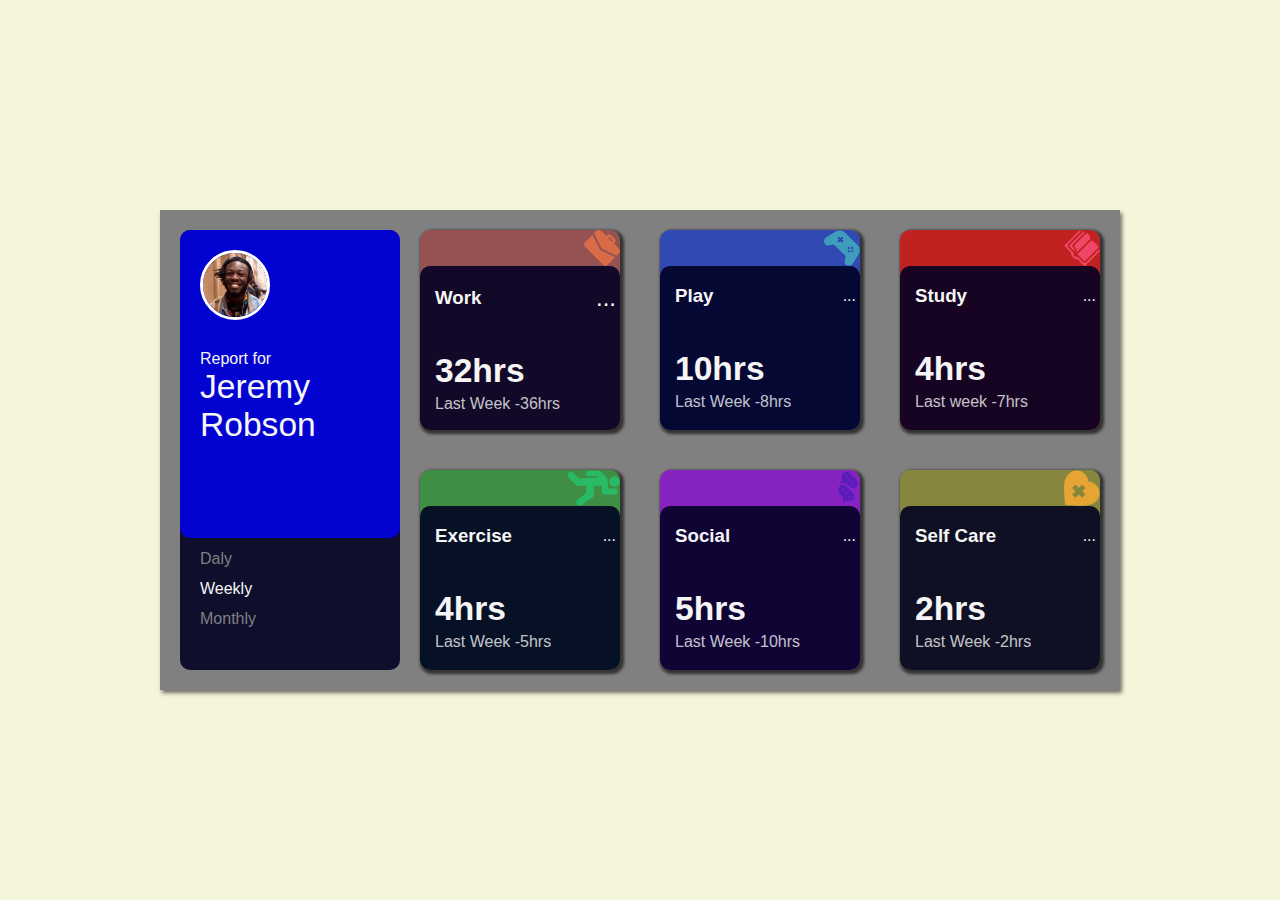
<file: index.html>
<!DOCTYPE html>
    <html lang="en">
    <head>
        <meta charset="UTF-8">
        <meta name="viewport" content="width=device-width, initial-scale=1.0">
        <title>Document</title>
        <link rel="stylesheet" href="style.css">
    </head>
    <body>
            <div class="main">


                <div class="profile">
                    <div>
                        <div><img src="./images/image-jeremy.png" alt=""></div>
                        <div>
                            <p>Report for</p>
                            <h2>Jeremy <br> Robson</h2>
                        </div>
                    </div>
                            <p>Daly</p>
                            <p>Weekly</p>
                            <p>Monthly</p>
                </div>

                <!-- <div> -->
                <div>

                    <div>

                        <div  class="box box-1">
                            <div></div>
                            <div>
                                <span>
                                    <h3>Work</h3>   
                                    <p class="dots">...</p> 
                                </span>
                                <div>
                                    <h2>32hrs</h2>
                                    <p>Last Week -36hrs</p>
                                </div>
                            </div>
                        </div>

                        <div class="box box-2">
                        <div>
                        </div>
                        <div>
                            <span>
                                <h3>Play</h3>
                                <p>...</p>
                            </span>
                            <div>
                                <h2>10hrs</h2>
                                <p>Last Week -8hrs</p>
                            </div>
                        </div>
                        </div>
                    
                        <div class="box box-3">
                        <div></div>
                        <div>
                            <span>
                                <h3>Study</h3>
                                <p>...</p>
                            </span>
                            <div>
                                <h2>4hrs</h2>
                                <p>Last week -7hrs</p>
                            </div>
                        </div>
                        
                    </div>

                    </div>

                    <div class="">

                        <div class="box box-4">

                        <div></div>
                        <div>
                            <span>
                                <h3>Exercise</h3>
                                <p>...</p>
                            </span>
                            <div>
                                <h2>4hrs</h2>
                                <p>Last Week -5hrs</p>
                            </div>
                        </div>
                        </div>
                    
                        <div class=" box box-5">
                        <div></div>
                        <div>
                            <span>
                                <h3>Social</h3>
                                <p>...</p>
                            </span>
                            <div>
                                <h2>5hrs</h2>
                                <p>Last Week -10hrs</p>
                            </div>
                        </div>
                        </div>

                        <div class="box box-6">
                        <div></div>
                        <div>
                            <span>
                                <h3>Self Care</h3>
                                <p>...</p>
                            </span>

                            <div>
                                <h2>2hrs</h2>
                                <p>Last Week -2hrs</p>
                            </div>
                        </div>
                        </div>
                    </div>
                </div>
            </div>
    </body>
    </html>
</file>
<file: style.css>
*{
    padding: 0;
    margin: 0;
    box-sizing: border-box;
}

body{
    display: flex;
    min-height: 100vh;
    background-color: beige;
    align-items: center;
    font-family: 'Segoe UI', Tahoma, Geneva, Verdana, sans-serif;
    justify-content: center;
}

.main{
    background-color: grey;
    padding-left: 20px;
    box-shadow: 2px 3px 4px rgba(0, 0, 0, 0.548);
    display: flex;
    align-items: center;
    width: fit-content;
}
.main>div:last-child{
    flex-direction: column;
    display: flex   ;
}

.main>div:last-child>div{
    display: flex;
}

.box{
    display: flex;
    box-shadow: 2px 2px 3px 2px rgba(34, 34, 34, 0.822);
    border-radius: 10px;
    flex-direction: column;
    height: 200px;
    width: 200px;
    margin: 20px;
}

.box>div:last-child>span{
    display: flex;
    justify-content: space-between;
    padding-right: 4px;
    align-items: center;
    justify-items: center;
}
.dots{
    color: white;
    font-size: 1.5rem;
}
/* image background insertion */
.box-1{
    background-color: rgba(165, 42, 42, 0.541);

}
.box-1>div:first-child{
    background: url('./images/icon-work.svg');
    background-repeat: no-repeat;
    background-position: right;
    background-size: contain;
}

.box-2{
    background-color: rgba(33, 62, 189, 0.829);
}
.box-2>div:first-child{
    background: url('./images/icon-play.svg');
    background-repeat: no-repeat;
    background-position: right;
    background-size: contain;
}
.box-3{
    background-color: rgba(202, 18, 18, 0.863);
}
.box-3>div:first-child{
    background: url('./images/icon-study.svg');
    background-repeat: no-repeat;
    background-position: right;
    background-size: contain;

}

.box-4{
    background-color: rgba(14, 153, 21, 0.568);
}
.box-4>div:first-child{
    background: url('./images/icon-exercise.svg');
    background-repeat: no-repeat;
    background-position: right;
    background-size: contain;

}

.box-5{
    background-color: rgba(134, 18, 202, 0.863);
}
.box-5>div:first-child{
    background: url('../images/icon-social.svg');
    background-repeat: no-repeat;
    background-position: right;
    background-size: contain;

}

.box-6{
    background-color: rgba(139, 137, 18, 0.603);
}
.box-6>div:first-child{
    background: url('./images/icon-self-care.svg');
    background-repeat: no-repeat;
    background-position: right;
    background-size: contain;

}

/* done image insertion */

.box>div:first-child{
    height: 18%;
    border-radius: 10px 10px 0px 0px;
    display: block;
    overflow: hidden;
}

.box>div:last-child{
    display: flex;
    flex-direction: column;
    color: whitesmoke;
    padding-left: 15px;
    background-color: rgba(0, 0, 34, 0.884);
    border-radius: 10px;
    height: 82%;
    justify-content: space-around;
}

.box>div:last-child>h3{
    font-weight: bold;
}
.box>div:last-child>div>h2{
    font-size: 2.1rem;
    margin :5px 0px;
}
.box>div:last-child>div>p{
    color: rgba(255, 255, 255, 0.774);
}
.box>div>img{
    display: block;
}
.box>div>h3{
    font-family: 'Franklin Gothic Medium', 'Arial Narrow', Arial, sans-serif;
    color: white;

}


/* profile part */
.profile{
    background-color: rgba(0, 0, 34, 0.884);
    height: 440px;
    width: 220px;
    border-radius: 10px;
}

.profile>div{
    background-color: rgba(0, 0, 255, 0.781);
    border-radius: 10px;
    height: 70%;
    padding: 20px 30px 0px 20px;
}
.profile>div>div:first-child{
    width: 70px;
    border: 3px solid white;
    border-radius: 50%;
}
.profile>div>div:last-child{
    margin-top: 30px;
    color: whitesmoke;
}
.profile>div>div:last-child>h2{
    font-weight: lighter;
    font-size: 2.1rem;
}
.profile>p{
    padding-left: 20px;
    padding-top: 12px;
    color: gray;
}
.profile>p:nth-child(3){
    color: whitesmoke;
}
img{
    display: block;
    width: 100%;
}
/* end of profile part */




/* mobile phone */
@media (max-width: 768px) {
    .main{
        flex-direction: column;
    }
    .main>div:last-child>div{
        flex-direction:column;
    }
    .profile{
        width: 360px;
    }
    .box{
        width: 360px;
    }
    .box>div:last-child>div{
        flex-direction: column;
        display: flex;
    }
}
</file>
